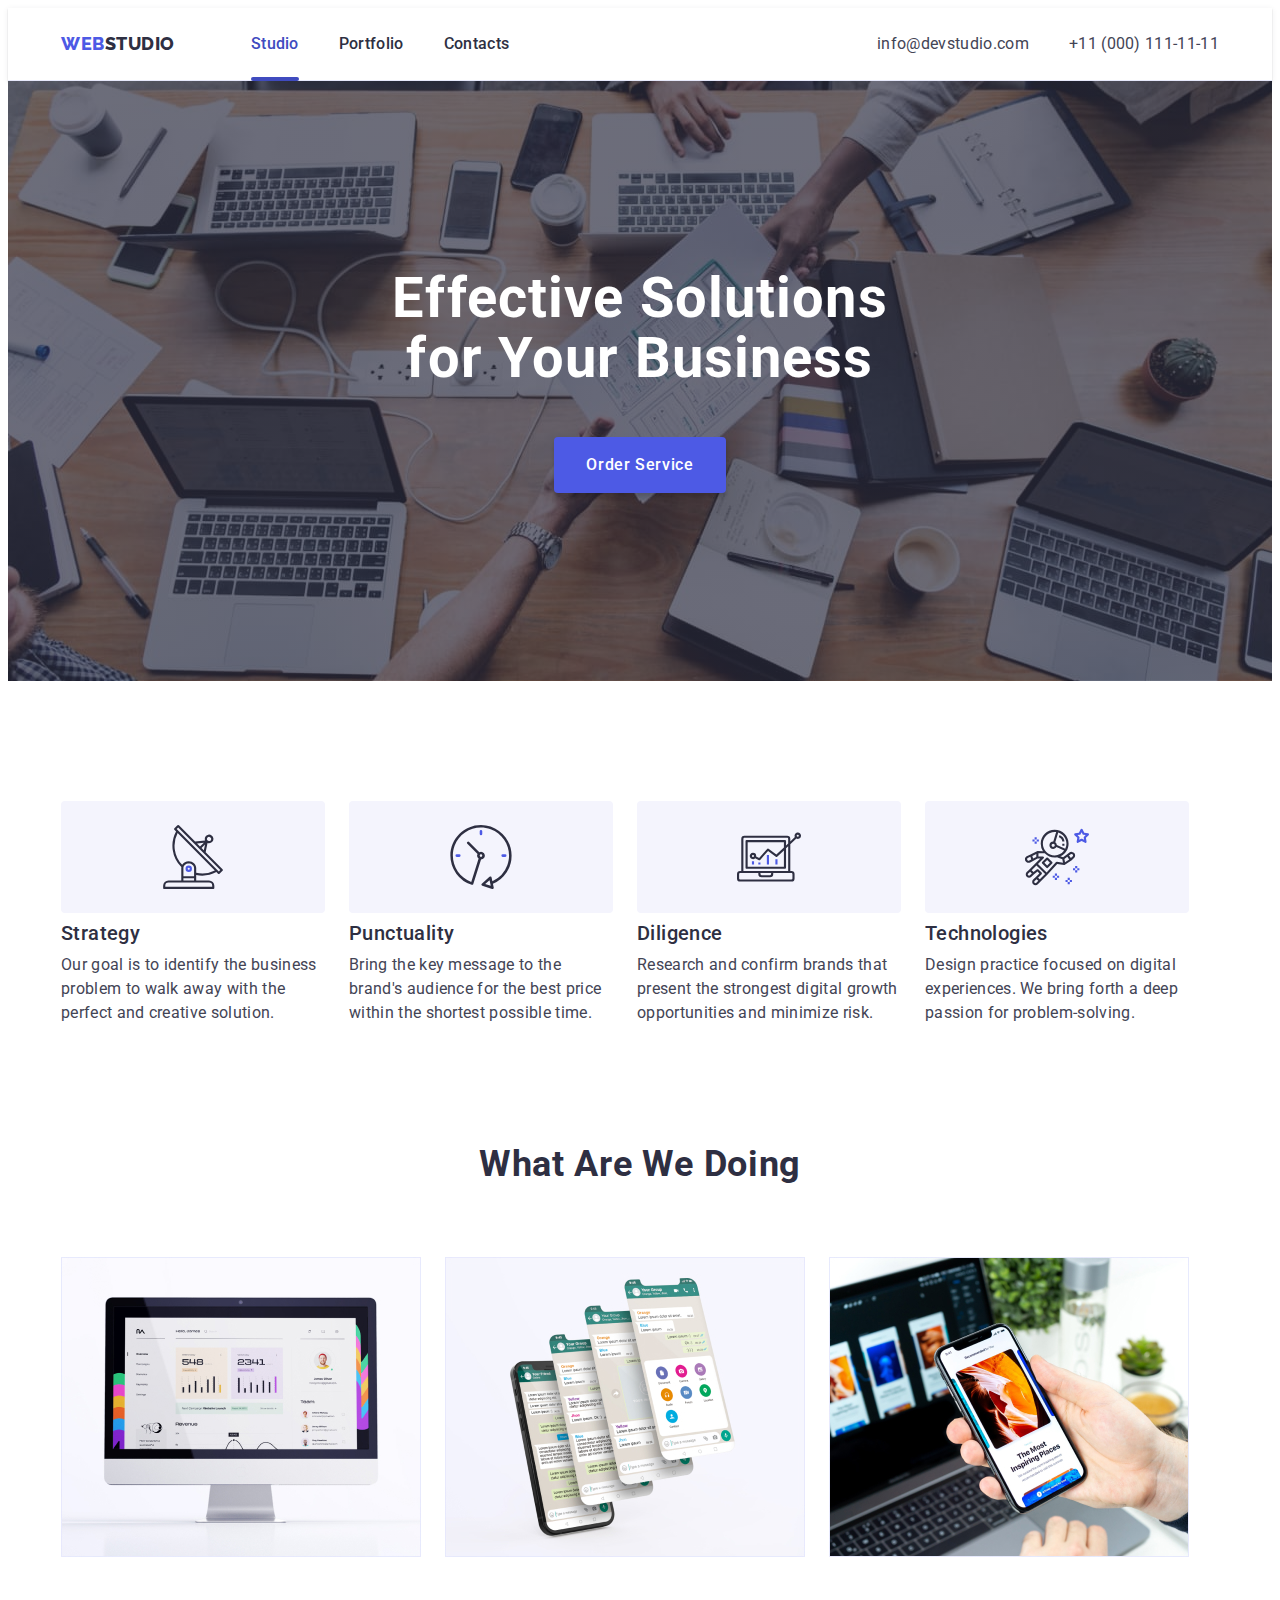
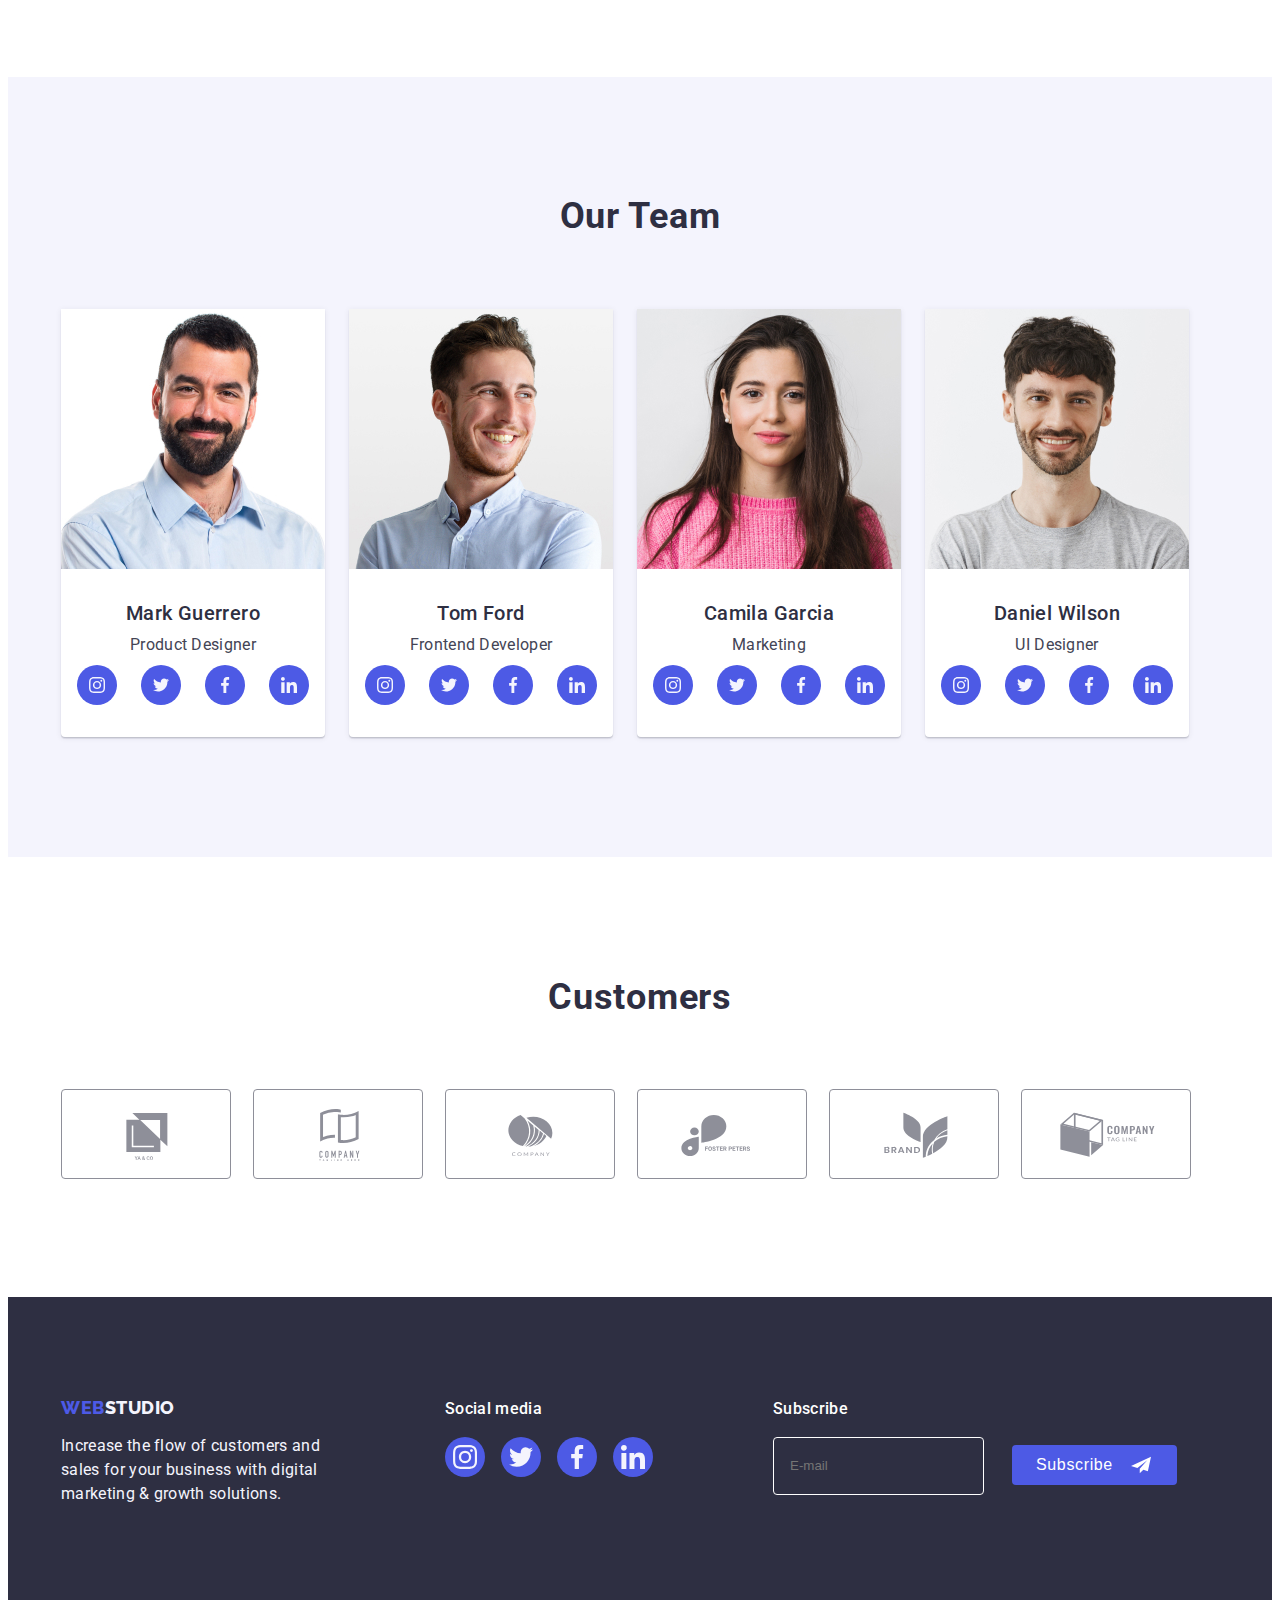
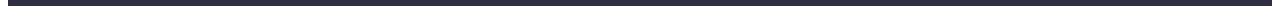
<file: index.html>
<!DOCTYPE html>
<html lang="en">

<head>
  <meta charset="UTF-8" />
  <meta http-equiv="X-UA-Compatible" content="IE=edge" />
  <meta name="viewport" content="width=device-width, initial-scale=1.0" />
  <title>Web Studio</title>
  <link rel="preconnect" href="https://fonts.googleapis.com">
  <link rel="preconnect" href="https://fonts.gstatic.com" crossorigin>
  <link href="https://fonts.googleapis.com/css2?family=Raleway:wght@800&family=Roboto:wght@400;500;700;900&display=swap"
    rel="stylesheet">
  <link rel="stylesheet" href="https://cdnjs.cloudflare.com/ajax/libs/modern-normalize/1.1.0/modern-normalize.min.css"
    integrity="sha512-wpPYUAdjBVSE4KJnH1VR1HeZfpl1ub8YT/NKx4PuQ5NmX2tKuGu6U/JRp5y+Y8XG2tV+wKQpNHVUX03MfMFn9Q=="
    crossorigin="anonymous" referrerpolicy="no-referrer" />
  <link rel="stylesheet" href="./css/styles.css">
</head>

<body>
  <header class="header">
    <!-- Navigation links -->
    <div class="container header-container">
      <nav class="header-navigation">
        <a href="./index.html" class="header-logo-web link">Web<span class="header-logo-studio link">Studio</span></a>
        <ul class="header-list list">
          <li class="header-item"><a class="header-link link active" href="./index.html">Studio</a></li>
          <li class="header-item"><a class="header-link link" href="./portfolio.html">Portfolio</a></li>
          <li class="header-item"><a class="header-link link" href="">Contacts</a></li>
        </ul>
      </nav>
      <!-- Navigation contacts -->
      <address class="header-address">
        <ul class="header-address-list list">
          <li class="header-adress-item"><a class="header-address-link link"
              href="mailto:info@devstudio.com">info@devstudio.com</a></li>
          <li class="header-adress-item"><a class="header-address-link link" href="tel:+110001111111">+11 (000)
              111-11-11</a></li>
        </ul>
      </address>
    </div>
  </header>
  <main class="main-subtitles">
    <!-- section 1 hero -->
    <section class="hero">
      <div class="container">
        <h1 class="hero-title">Effective Solutions for Your Business</h1>
        <button class="hero-button" data-modal-open type="button">Order Service</button>
      </div>
    </section>
    <!-- section 2 feature -->
    <section class="feature">
      <div class="container">
        <h2 hidden class="hidden-header">section2 header</h2>
        <ul class="feature-list list">
          <li>
            <div class="feature-list-icons">
              <svg class="feature-icons" width="64px" height="64px">
                <use href="./images/icons.svg#icon-antenna"></use>
              </svg>
            </div>
            <h3 class="feature-tytle">Strategy</h3>
            <p class="feature-paragraph">
              Our goal is to identify the business problem to walk away with the
              perfect and creative solution.
            </p>
          </li>
          <li>
            <div class="feature-list-icons">
              <svg class="feature-icons" width="64px" height="64px">
                <use href="./images/icons.svg#icon-clock"></use>
              </svg>
            </div>
            <h3 class="feature-tytle">Punctuality</h3>
            <p class="feature-paragraph">
              Bring the key message to the brand's audience for the best price
              within the shortest possible time.
            </p>
          </li>
          <li>
            <div class="feature-list-icons">
              <svg class="feature-icons" width="64px" height="64px">
                <use href="./images/icons.svg#icon-diagram"></use>
              </svg>
            </div>
            <h3 class="feature-tytle">Diligence</h3>
            <p class="feature-paragraph">
              Research and confirm brands that present the strongest digital
              growth opportunities and minimize risk.
            </p>
          </li>
          <li>
            <div class="feature-list-icons">
              <svg class="feature-icons" width="64px" height="64px">
                <use href="./images/icons.svg#icon-astronaut"></use>
              </svg>
            </div>
            <h3 class="feature-tytle">Technologies</h3>
            <p class="feature-paragraph">
              Design practice focused on digital experiences. We bring forth a
              deep passion for problem-solving.
            </p>
          </li>
        </ul>
      </div>
    </section>
    <!-- section 3 products -->
    <section class="products">
      <div class="container">
        <h2 class="products-text">What are we doing</h2>
        <ul class="products-list list">
          <li>
            <img src="./images/image1.jpg" alt="monitor" width="360" height="300" />
          </li>
          <li>
            <img src="./images/image2.jpg" alt="iphone" width="360" height="300" />
          </li>
          <li>
            <img src="./images/image3.jpg" alt="phoneinhand" width="360" height="300" />
          </li>
        </ul>
      </div>
    </section>
    <!-- section 4 team -->
    <section class="team">
      <div class="container">
        <h2 class="team-tytle">Our Team</h2>
        <ul class="team-list list">
          <li class="team-info">
            <img src="./images/image4.jpg" alt="MarkGuerrero" width="264" height="260" />
            <div class="team-wrap">
              <h3 class="team-name">Mark Guerrero</h3>
              <p class="team-job">Product Designer</p>
              <ul class="team-soc-list list">
                <li class="team-soc-item"><a class="team-soc-link link" href>
                    <svg class="team-icons" width="16px" height="16px">
                      <use href="./images/icons.svg#icon-instagram"></use>
                    </svg>
                  </a></li>
                <li class="team-soc-item"><a class="team-soc-link link" href>
                    <svg class="team-icons" width="16px" height="16px">
                      <use href="./images/icons.svg#icon-twitter"></use>
                    </svg>
                  </a></li>
                <li class="team-soc-item"><a class="team-soc-link link" href>
                    <svg class="team-icons" width="16px" height="16px">
                      <use href="./images/icons.svg#icon-facebook"></use>
                    </svg>
                  </a></li>
                <li class="team-soc-item"><a class="team-soc-link link" href>
                    <svg class="team-icons" width="16px" height="16px">
                      <use href="./images/icons.svg#icon-linkedin"></use>
                    </svg>
                  </a></li>
              </ul>
            </div>
          </li>
          <li class="team-info">
            <img src="./images/image5.jpg" alt="TomFord" width="264" height="260" />
            <div class="team-wrap">
              <h3 class="team-name">Tom Ford</h3>
              <p class="team-job">Frontend Developer</p>
              <ul class="team-soc-list list">
                <li class="team-soc-item"><a class="team-soc-link link" href>
                    <svg class="team-icons" width="16px" height="16px">
                      <use href="./images/icons.svg#icon-instagram"></use>
                    </svg>
                  </a></li>
                <li class="team-soc-item"><a class="team-soc-link link" href>
                    <svg class="team-icons" width="16px" height="16px">
                      <use href="./images/icons.svg#icon-twitter"></use>
                    </svg>
                  </a></li>
                <li class="team-soc-item"><a class="team-soc-link link" href>
                    <svg class="team-icons" width="16px" height="16px">
                      <use href="./images/icons.svg#icon-facebook"></use>
                    </svg>
                  </a></li>
                <li class="team-soc-item"><a class="team-soc-link link" href>
                    <svg class="team-icons" width="16px" height="16px">
                      <use href="./images/icons.svg#icon-linkedin"></use>
                    </svg>
                  </a></li>
              </ul>
            </div>
          </li>
          <li class="team-info">
            <img src="./images/image6.jpg" alt="CamilaGarcia" width="264" height="260" />
            <div class="team-wrap">
              <h3 class="team-name">Camila Garcia</h3>
              <p class="team-job">Marketing</p>
              <ul class="team-soc-list list">
                <li class="team-soc-item"><a class="team-soc-link link" href>
                    <svg class="team-icons" width="16px" height="16px">
                      <use href="./images/icons.svg#icon-instagram"></use>
                    </svg>
                  </a></li>
                <li class="team-soc-item"><a class="team-soc-link link" href>
                    <svg class="team-icons" width="16px" height="16px">
                      <use href="./images/icons.svg#icon-twitter"></use>
                    </svg>
                  </a></li>
                <li class="team-soc-item"><a class="team-soc-link link" href>
                    <svg class="team-icons" width="16px" height="16px">
                      <use href="./images/icons.svg#icon-facebook"></use>
                    </svg>
                  </a></li>
                <li class="team-soc-item"><a class="team-soc-link link" href>
                    <svg class="team-icons" width="16px" height="16px">
                      <use href="./images/icons.svg#icon-linkedin"></use>
                    </svg>
                  </a></li>
              </ul>
            </div>
          </li>
          <li class="team-info">
            <img src="./images/image7.jpg" alt="DanielWilson" width="264" height="260" />
            <div class="team-wrap">
              <h3 class="team-name">Daniel Wilson</h3>
              <p class="team-job">UI Designer</p>
              <ul class="team-soc-list list">
                <li class="team-soc-item"><a class="team-soc-link link" href>
                    <svg class="team-icons" width="16px" height="16px">
                      <use href="./images/icons.svg#icon-instagram"></use>
                    </svg>
                  </a></li>
                <li class="team-soc-item"><a class="team-soc-link link" href>
                    <svg class="team-icons" width="16px" height="16px">
                      <use href="./images/icons.svg#icon-twitter"></use>
                    </svg>
                  </a></li>
                <li class="team-soc-item"><a class="team-soc-link link" href>
                    <svg class="team-icons" width="16px" height="16px">
                      <use href="./images/icons.svg#icon-facebook"></use>
                    </svg>
                  </a></li>
                <li class="team-soc-item"><a class="team-soc-link link" href>
                    <svg class="team-icons" width="16px" height="16px">
                      <use href="./images/icons.svg#icon-linkedin"></use>
                    </svg>
                  </a></li>
              </ul>
            </div>
          </li>
        </ul>
      </div>
    </section>
    <!-- section 5 clients -->
    <section class="clients">
      <div class="container">
        <h2 class="clients-tytle">Customers</h2>
        <ul class="clients-list list">
          <li class="clients-item"><a href="" class="clients-link link"> <svg class="clients-icons" width="104px"
                height="56px">
                <use href="./images/icons.svg#icon-logo-1"></use>
              </svg></a>
          </li>
          <li class="clients-item"><a href="" class="clients-link link"> <svg class="clients-icons" width="104px"
                height="56px">
                <use href="./images/icons.svg#icon-logo-2"></use>
              </svg></a>
          </li>
          <li class="clients-item"><a href="" class="clients-link link"> <svg class="clients-icons" width="104px"
                height="56px">
                <use href="./images/icons.svg#icon-logo-3"></use>
              </svg></a>
          </li>
          <li class="clients-item"><a href="" class="clients-link link"> <svg class="clients-icons" width="104px"
                height="56px">
                <use href="./images/icons.svg#icon-logo-4"></use>
              </svg></a>
          </li>
          <li class="clients-item"><a href="" class="clients-link link"> <svg class="clients-icons" width="104px"
                height="56px">
                <use href="./images/icons.svg#icon-logo-5"></use>
              </svg></a>
          </li>
          <li class="clients-item"><a href="" class="clients-link link"> <svg class="clients-icons" width="104px"
                height="56px">
                <use href="./images/icons.svg#icon-logo-6"></use>
              </svg></a>
          </li>
        </ul>
      </div>
    </section>
  </main>
  <!-- footer -->
  <footer class="footer">
    <div class="container footer-container">
      <div class>
        <a href="./index.html" class="footer-logo-web link">Web<span
            class="footer-logo-studio-white link">Studio</span></a>
        <p class="footer-text">
          Increase the flow of customers and sales for your business with digital
          marketing & growth solutions.
        </p>
      </div>
      <div class="footer-soc">
        <h2 class="footer-soc-tytle">Social media</h2>
        <ul class="footer-soc-list list">
          <li class="footer-soc-item"><a class="footer-soc-link link" href>
              <svg class="team-icons" width="24px" height="24px">
                <use href="./images/icons.svg#icon-instagram"></use>
              </svg>
            </a></li>
          <li class="footer-soc-item"><a class="footer-soc-link link" href>
              <svg class="team-icons" width="24px" height="24px">
                <use href="./images/icons.svg#icon-twitter"></use>
              </svg>
            </a></li>
          <li class="footer-soc-item"><a class="footer-soc-link link" href>
              <svg class="team-icons" width="24px" height="24px">
                <use href="./images/icons.svg#icon-facebook"></use>
              </svg>
            </a></li>
          <li class="footer-soc-item"><a class="footer-soc-link link" href>
              <svg class="team-icons" width="24px" height="24px">
                <use href="./images/icons.svg#icon-linkedin"></use>
              </svg>
            </a></li>
        </ul>
      </div>
      <div class="footer-form">
        <h2 class="footer-form-tytle">Subscribe</h2>
        <form class="form-email">
          <input class="form-input" type="text" name="user-email" placeholder="E-mail" required>
          <button class="form-button" type="submit">Subscribe
            <svg class="form-icons-frame" width="24px" height="24px">
              <use href="./images/icons.svg#icon-frame"></use>
            </svg></button>
        </form>
      </div>
    </div>
  </footer>
  <!-- modal window - overlay -->
  <div class="backdrop is-hidden" data-modal>
    <div class="modal">
      <button class="close-button-form" data-modal-close type="button">
        <svg class="icon-closebtn" width="8px" height="8px">
          <use href="./images/icons.svg#icon-closebtn"></use>
        </svg></button>
      <form class="modal-form-window">
        <p class="form-window-tytle">Leave your contacts and we will call you back</p>
        <div class="form-window">
          <label class="form-window-label" for="user-name">Name</label>
          <input class="form-window-input" type="text" name="user-name" id="user-name" required>
          <svg class="form-icons-window" width="18px" height="24px">
            <use href="./images/icons.svg#icon-person"></use>
          </svg>
        </div>
        <div class="form-window">
          <label class="form-window-label" for="user-phone">Phone</label>
          <input class="form-window-input" type="tel" name="user-phone" id="user-phone" required>
          <svg class="form-icons-window" width="18px" height="24px">
            <use href="./images/icons.svg#icon-phone"></use>
          </svg>
        </div>
        <div class="form-window">
          <label class="form-window-label" for="user-email">Email</label>
          <input class="form-window-input" type="email" name="user-email" id="user-email" required>
          <svg class="form-icons-window" width="18px" height="24px">
            <use href="./images/icons.svg#icon-email"></use>
          </svg>
        </div>
        <div class="form-window comment-window">
          <label class="form-window-label" for="comment">Comment</label>
          <textarea class="form-window-comment" id="comment" placeholder="Text input"></textarea>
        </div>
        <input class="form-input-accept visually-hidden" type="checkbox" name="accept" id="accept" required>
        <label class="form-window-label form-accept-text" for="accept">
          <span class="check-vector">
            <svg class="form-check-vector" width="10px" height="8px">
              <use href="./images/icons.svg#icon-vector"></use>
            </svg>
          </span>
          <p>
            I accept the terms and conditions of the
            <a class="privacy-policy" href>Privacy Policy</a>
          </p>
        </label>
        <button class="form-send-btn" type="submit">Send</button>
      </form>
    </div>
  </div>
  <script src="./js/modal.js"></script>
</body>

</html>
</file>
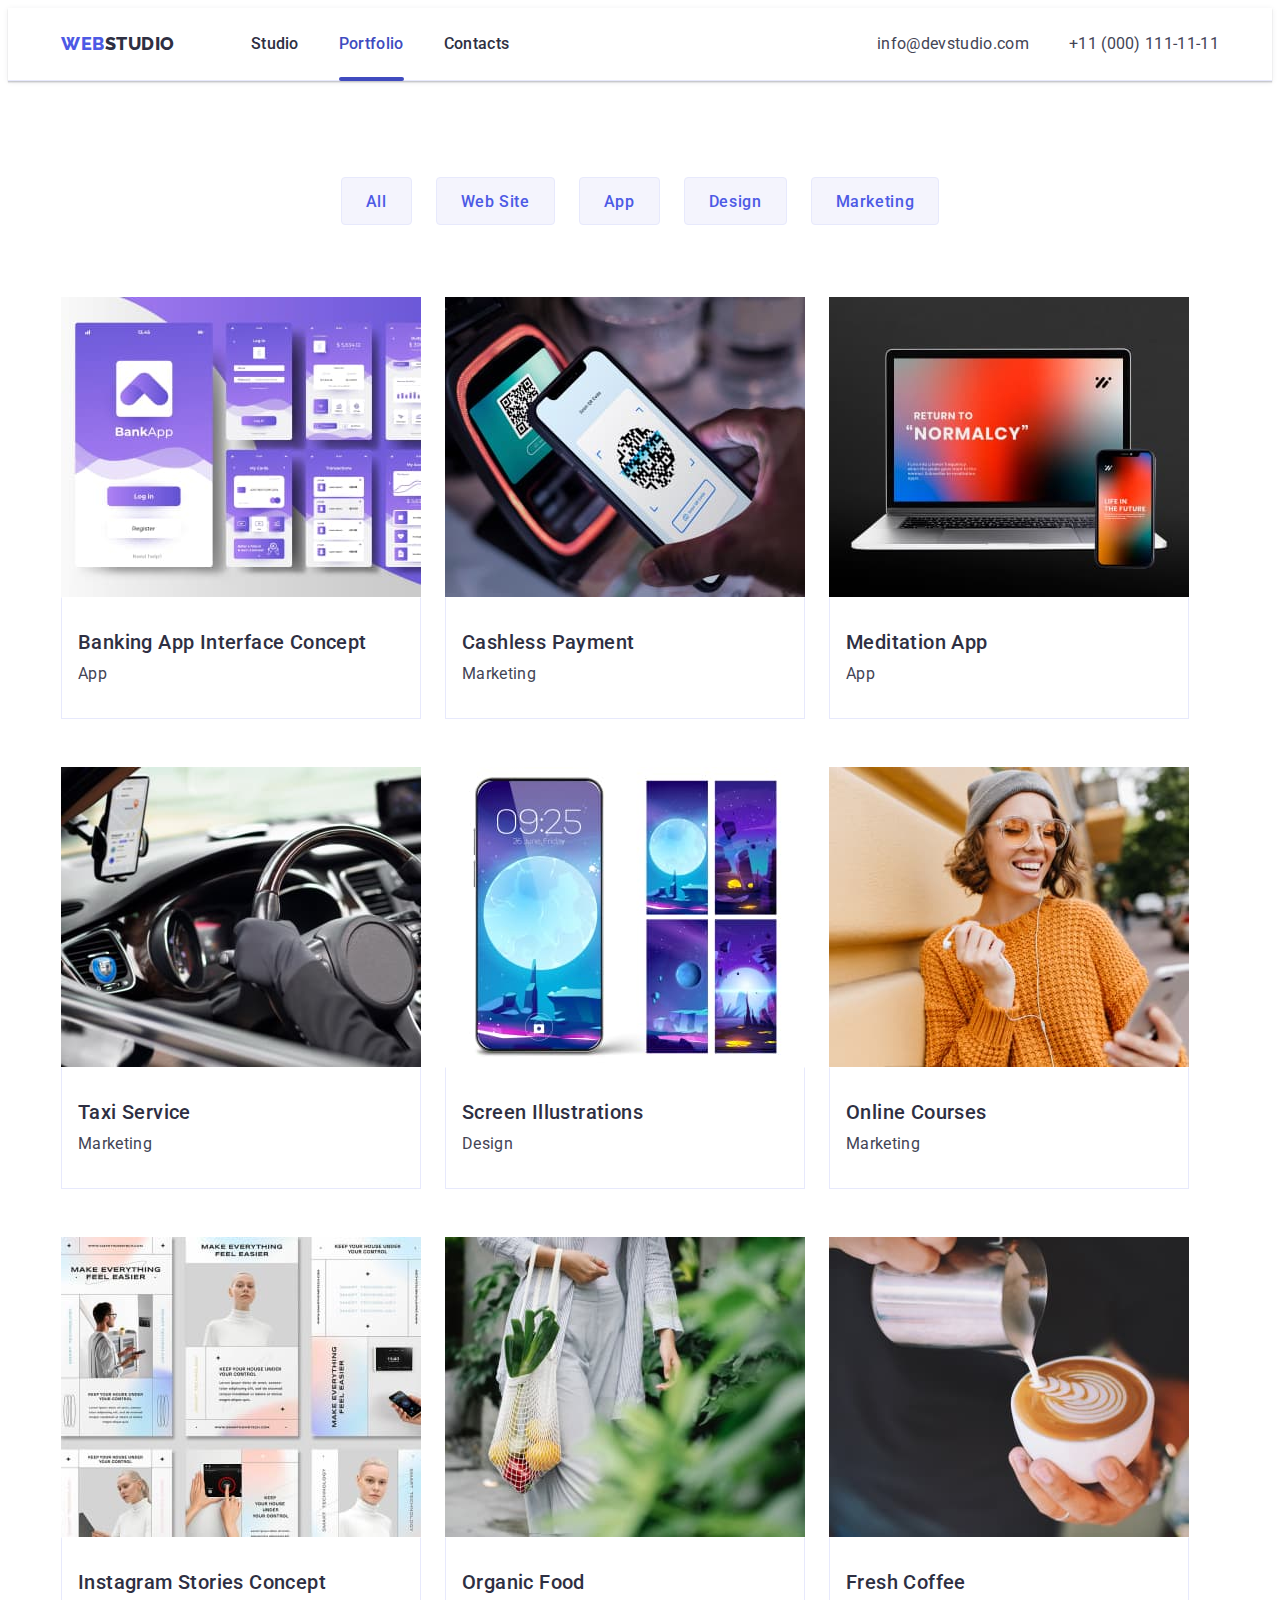
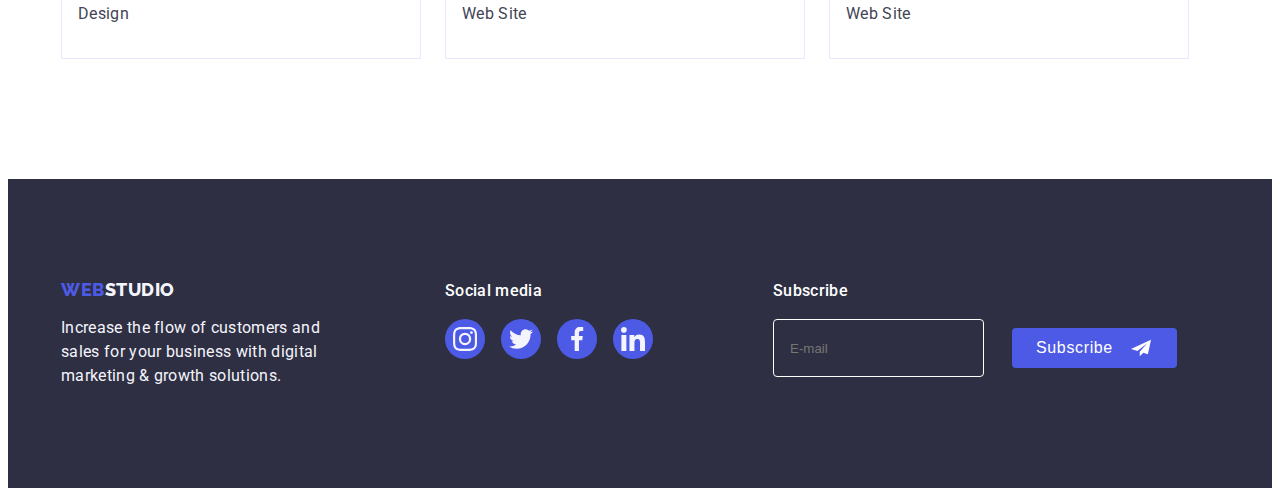
<file: portfolio.html>
<!DOCTYPE html>
<html lang="en">

<head>
  <meta charset="UTF-8" />
  <meta http-equiv="X-UA-Compatible" content="IE=edge" />
  <meta name="viewport" content="width=device-width, initial-scale=1.0" />
  <title>Portfolio</title>
  <link rel="preconnect" href="https://fonts.googleapis.com">
  <link rel="preconnect" href="https://fonts.gstatic.com" crossorigin>
  <link href="https://fonts.googleapis.com/css2?family=Raleway:wght@800&family=Roboto:wght@400;500;700;900&display=swap"
    rel="stylesheet">
  <link rel="stylesheet" href="https://cdnjs.cloudflare.com/ajax/libs/modern-normalize/1.1.0/modern-normalize.min.css"
    integrity="sha512-wpPYUAdjBVSE4KJnH1VR1HeZfpl1ub8YT/NKx4PuQ5NmX2tKuGu6U/JRp5y+Y8XG2tV+wKQpNHVUX03MfMFn9Q=="
    crossorigin="anonymous" referrerpolicy="no-referrer" />
  <link rel="stylesheet" href="./css/styles.css">
</head>

<body>
  <header class="header">
    <!-- Navigation links -->
    <div class="container header-container">
      <nav class="header-navigation">
        <a href="./index.html" class="header-logo-web link">Web<span class="header-logo-studio link">Studio</span></a>
        <ul class="header-list list">
          <li class="header-item"><a class="header-link link" href="./index.html">Studio</a></li>
          <li class="header-item"><a class="header-link link active" href="./portfolio.html">Portfolio</a></li>
          <li class="header-item"><a class="header-link link" href="">Contacts</a></li>
        </ul>
      </nav>
      <!-- Navigation contacts -->
      <address class="header-address">
        <ul class="header-address-list list">
          <li><a class="header-address-link link" href="mailto:info@devstudio.com">info@devstudio.com</a></li>
          <li><a class="header-address-link link" href="tel:+110001111111">+11 (000) 111-11-11</a></li>
        </ul>
      </address>
    </div>
  </header>
  <main class="main-portfolio">
    <!-- filters -->
    <section class="filters">
      <div class="container">
        <h1 hidden>filters</h1>
        <ul class="filters-buttons-list list">
          <li><button type="button" class="filters-button">All</button></li>
          <li><button type="button" class="filters-button">Web Site</button></li>
          <li><button type="button" class="filters-button">App</button></li>
          <li><button type="button" class="filters-button">Design</button></li>
          <li><button type="button" class="filters-button">Marketing</button></li>
        </ul>
        <!-- rows project cards -->
        <!-- row 1 -->
        <ul class="cards list">
          <li class="card">
            <a href="" class="overlay-link link">
              <div class="cards-overlay"><img src="./images/image8.jpg" alt="Banking App" />
                <p class="overlay-text">14 Stylish and User-Friendly App Design Concepts · Task Manager App · Calorie
                  Tracker App · Exotic Fruit Ecommerce App · Cloud Storage App</p>
              </div>
              <div class="card-border">
                <h2 class="card-tytle">Banking App Interface Concept</h2>
                <p class="card-paragraph">App</p>
              </div>
            </a>
          </li>
          <li class="card">
            <a href="" class="overlay-link link">
              <div class="cards-overlay"><img src="./images/image9.jpg" alt="Cashless Payment" />
                <p class="overlay-text">14 Stylish and User-Friendly App Design Concepts · Task Manager App · Calorie
                  Tracker App · Exotic Fruit Ecommerce App · Cloud Storage App</p>
              </div>
              <div class="card-border">
                <h2 class="card-tytle">Cashless Payment</h2>
                <p class="card-paragraph">Marketing</p>
              </div>
            </a>
          </li>
          <li class="card">
            <a href="" class="overlay-link link">
              <div class="cards-overlay"><img src="./images/image10.jpg" alt="Meditation App" />
                <p class="overlay-text">14 Stylish and User-Friendly App Design Concepts · Task Manager App · Calorie
                  Tracker App · Exotic Fruit Ecommerce App · Cloud Storage App</p>
              </div>
              <div class="card-border">
                <h2 class="card-tytle">Meditation App</h2>
                <p class="card-paragraph">App</p>
              </div>
            </a>
          </li>
          <!-- row 2 -->
          <li class="card">
            <a href="" class="overlay-link link">
              <div class="cards-overlay"><img src="./images/image11.jpg" alt="Taxi Service" />
                <p class="overlay-text">14 Stylish and User-Friendly App Design Concepts · Task Manager App · Calorie
                  Tracker App · Exotic Fruit Ecommerce App · Cloud Storage App</p>
              </div>
              <div class="card-border">
                <h2 class="card-tytle">Taxi Service</h2>
                <p class="card-paragraph">Marketing</p>
              </div>
            </a>
          </li>
          <li class="card">
            <a href="" class="overlay-link link">
              <div class="cards-overlay"><img src="./images/image12.jpg" alt="Screen Illustrations" />
                <p class="overlay-text">14 Stylish and User-Friendly App Design Concepts · Task Manager App · Calorie
                  Tracker App · Exotic Fruit Ecommerce App · Cloud Storage App</p>
              </div>
              <div class="card-border">
                <h2 class="card-tytle">Screen Illustrations</h2>
                <p class="card-paragraph">Design</p>
              </div>
            </a>
          </li>
          <li class="card">
            <a href="" class="overlay-link link">
              <div class="cards-overlay"><img src="./images/image13.jpg" alt="Online Courses" />
                <p class="overlay-text">14 Stylish and User-Friendly App Design Concepts · Task Manager App · Calorie
                  Tracker App · Exotic Fruit Ecommerce App · Cloud Storage App</p>
              </div>
              <div class="card-border">
                <h2 class="card-tytle">Online Courses</h2>
                <p class="card-paragraph">Marketing</p>
              </div>
            </a>
          </li>
          <!-- row 3 -->
          <li class="card">
            <a href="" class="overlay-link link">
              <div class="cards-overlay"><img src="./images/image14.jpg" alt="Instagram Stories" />
                <p class="overlay-text">14 Stylish and User-Friendly App Design Concepts · Task Manager App · Calorie
                  Tracker App · Exotic Fruit Ecommerce App · Cloud Storage App</p>
              </div>
              <div class="card-border">
                <h2 class="card-tytle">Instagram Stories Concept</h2>
                <p class="card-paragraph">Design</p>
              </div>
            </a>
          </li>
          <li class="card">
            <a href="" class="overlay-link link">
              <div class="cards-overlay"><img src="./images/image15.jpg" alt="Organic Food" />
                <p class="overlay-text">14 Stylish and User-Friendly App Design Concepts · Task Manager App · Calorie
                  Tracker App · Exotic Fruit Ecommerce App · Cloud Storage App</p>
              </div>
              <div class="card-border">
                <h2 class="card-tytle">Organic Food</h2>
                <p class="card-paragraph">Web Site</p>
              </div>
            </a>
          </li>
          <li class="card">
            <a href="" class="overlay-link link">
              <div class="cards-overlay"><img src="./images/image16.jpg" alt="Fresh Coffee" />
                <p class="overlay-text">14 Stylish and User-Friendly App Design Concepts · Task Manager App · Calorie
                  Tracker App · Exotic Fruit Ecommerce App · Cloud Storage App</p>
              </div>
              <div class="card-border">
                <h2 class="card-tytle">Fresh Coffee</h2>
                <p class="card-paragraph">Web Site</p>
              </div>
            </a>
          </li>
        </ul>
      </div>
    </section>
  </main>
  <!-- footer -->
  <footer class="footer">
    <div class="container footer-container">
      <div class>
        <a href="./index.html" class="footer-logo-web link">Web<span
            class="footer-logo-studio-white link">Studio</span></a>
        <p class="footer-text">
          Increase the flow of customers and sales for your business with digital
          marketing & growth solutions.
        </p>
      </div>
      <div class="footer-soc">
        <h2 class="footer-soc-tytle">Social media</h2>
        <ul class="footer-soc-list list">
          <li class="footer-soc-item"><a class="footer-soc-link link" href>
              <svg class="team-icons" width="24px" height="24px">
                <use href="./images/icons.svg#icon-instagram"></use>
              </svg>
            </a></li>
          <li class="footer-soc-item"><a class="footer-soc-link link" href>
              <svg class="team-icons" width="24px" height="24px">
                <use href="./images/icons.svg#icon-twitter"></use>
              </svg>
            </a></li>
          <li class="footer-soc-item"><a class="footer-soc-link link" href>
              <svg class="team-icons" width="24px" height="24px">
                <use href="./images/icons.svg#icon-facebook"></use>
              </svg>
            </a></li>
          <li class="footer-soc-item"><a class="footer-soc-link link" href>
              <svg class="team-icons" width="24px" height="24px">
                <use href="./images/icons.svg#icon-linkedin"></use>
              </svg>
            </a></li>
        </ul>
      </div>
      <div class="footer-form">
        <h2 class="footer-form-tytle">Subscribe</h2>
        <form class="form-email">
          <input class="form-input" type="text" name="user-email" placeholder="E-mail" required>
          <button class="form-button" type="submit">Subscribe
            <svg class="form-icons-frame" width="24px" height="24px">
              <use href="./images/icons.svg#icon-frame"></use>
            </svg></button>
        </form>
      </div>
    </div>
  </footer>

</body>

</html>
</file>
<file: css/styles.css>
/* _________________PAGE 1 - STUDIO_________________ */

:root {
  --page-background: #ffffff;
  --menu-list: #2e2f42;
  --btn-filters: #f4f4fd;
  --paragraph-filters: #434455;
  --bg-gradient: linear-gradient(rgba(46, 47, 66, 0.7), rgba(46, 47, 66, 0.7));
  --hover-color-link: #404bbf;
  --time-transition-duration: 250ms;
  --transition-timing-function: cubic-bezier(0.4, 0, 0.2, 1);
}

button {
  cursor: pointer;
}

p,
h1,
h2,
h3,
h4,
h5,
h6 {
  margin: 0;
}

ul {
  margin: 0;
  padding-left: 0;
}

body {
  font-family: Roboto, sans-serif;
  color: #434455;
  background-color: var(--page-background);
}

.list {
  list-style: none;
}

.link {
  text-decoration: none;
}

.container {
  width: 1158px;
  padding-left: 15px;
  padding-right: 15px;
  margin: 0 auto;
}
/* _____Navigation links_____ */

.header-container {
  display: flex;
}

.header {
  border-bottom: 1px solid #e7e9fc;
  box-shadow: 0px 2px 1px rgba(46, 47, 66, 0.08),
    0px 1px 1px rgba(46, 47, 66, 0.16), 0px 1px 6px rgba(46, 47, 66, 0.08);
}

.header-navigation {
  display: flex;
  margin-right: auto;
  padding-bottom: 24px;
  padding-top: 24px;
}

.header-logo-web {
  font-family: "Raleway", sans-serif;
  font-weight: 800;
  font-size: 18px;
  line-height: 1.17;
  display: flex;
  align-items: center;
  letter-spacing: 0.03em;
  text-transform: uppercase;
  color: #4d5ae5;
}

.header-logo-studio {
  font-family: "Raleway", sans-serif;
  font-weight: 800;
  font-size: 18px;
  line-height: 1.17;
  display: flex;
  align-items: center;
  letter-spacing: 0.03em;
  text-transform: uppercase;
  color: #2e2f42;
  margin-right: 76px;
}

.header-list {
  display: flex;
  gap: 40px;
}

.header-link {
  font-weight: 500;
  font-size: 16px;
  line-height: 1.5;
  letter-spacing: 0.02em;
  color: var(--menu-list);
  transition: color var(--time-transition-duration)
    var(--transition-timing-function);
}

.header-link:hover,
.header-link:focus {
  color: var(--hover-color-link);
}

.active {
  position: relative;
  color: rgba(64, 75, 191, 1);
}

.active::after {
  content: "";
  display: block;
  position: absolute;
  width: 100%;
  height: 4px;
  top: 43px;
  border-radius: 2px;
  background-color: var(--hover-color-link);
}

/* _____Navigation contacts_____ */
.header-address {
  font-style: normal;
  padding-bottom: 24px;
  padding-top: 24px;
}

.header-address-list {
  display: flex;
  gap: 40px;
}

.header-address-link {
  font-size: 16px;
  line-height: 1.5;
  letter-spacing: 0.02em;
  color: var(--paragraph-filters);
  transition: color var(--time-transition-duration)
    var(--transition-timing-function);
}

.header-address-link:hover {
  color: #404bbf;
}

.header-address-link:focus {
  color: #404bbf;
}

/* _____Section 1 hero_____ */
.hero {
  background: #2e2f42;
  background-image: var(--bg-gradient), url(../images/people-office.jpg);
  background-repeat: no-repeat;
  background-position: center;
  background-size: cover;
  text-align: center;
  max-width: 1440px;
  margin-right: auto;
  margin-left: auto;
  padding-top: 188px;
  padding-bottom: 188px;
}

.hero-title {
  font-size: 56px;
  line-height: 1.07;
  letter-spacing: 0.02em;
  color: #ffffff;
  margin-bottom: 48px;
  width: 496px;
  margin-left: auto;
  margin-right: auto;
}

.hero-button {
  font-family: "Roboto", sans-serif;
  font-weight: 500;
  font-size: 16px;
  letter-spacing: 0.04em;
  color: #ffffff;
  background: #4d5ae5;
  box-shadow: 0px 4px 4px rgba(0, 0, 0, 0.15);
  border-radius: 4px;
  min-width: 169px;
  height: 56px;
  padding: 16px 32px;
  border: none;
  transition-property: color, border, box-shadow, background-color;
  transition-duration: var(--time-transition-duration);
  transition-timing-function: var(--transition-timing-function);
}

.hero-button:hover {
  background-color: #404bbf;
}

.hero-button:focus {
  background-color: #404bbf;
}

/* _____Section 2 feature_____ */
.feature {
  padding-top: 120px;
  padding-bottom: 120px;
}

.feature-list {
  display: flex;
  gap: 24px;
  width: 1128px;
}

.feature-list-icons {
  width: 264px;
  height: 112px;
  border-radius: 4px;
  background-color: #f4f4fd;
  display: flex;
  align-items: center;
  justify-content: center;
  margin-bottom: 8px;
}

.feature-tytle {
  font-weight: 500;
  font-size: 20px;
  line-height: 1.2;
  letter-spacing: 0.02em;
  color: #2e2f42;
  flex: none;
  order: 0;
  flex-grow: 0;
  margin-bottom: 8px;
}

.feature-paragraph {
  font-size: 16px;
  line-height: 1.5;
  letter-spacing: 0.02em;
  color: #434455;
  flex: none;
  order: 1;
  flex-grow: 0;
  width: 264px;
}

/* _____Section 3 products_____ */
.products {
  padding-bottom: 120px;
}

.products-text {
  font-size: 36px;
  line-height: 1.11;
  text-align: center;
  letter-spacing: 0.02em;
  text-transform: capitalize;
  color: #2e2f42;
  text-align: center;
}

.products-list {
  display: flex;
  gap: 24px;
  margin-top: 72px;
}

.team {
  background: #f4f4fd;
  padding-top: 120px;
  padding-bottom: 120px;
}

/* _____Section 4 team_____ */
.team-tytle {
  font-size: 36px;
  line-height: 1.11;
  text-align: center;
  letter-spacing: 0.02em;
  text-transform: capitalize;
  color: #2e2f42;
}

.team-list {
  display: flex;
  margin-top: 72px;
  gap: 24px;
}

.team-info {
  background: #ffffff;
  box-shadow: 0px 1px 6px rgba(46, 47, 66, 0.08),
    0px 1px 1px rgba(46, 47, 66, 0.16), 0px 2px 1px rgba(46, 47, 66, 0.08);
  border-radius: 0px 0px 4px 4px;
  display: block;
  max-width: 100%;
  height: auto;
}

.team-wrap {
  padding-bottom: 32px;
}

.team-name {
  font-weight: 500;
  font-size: 20px;
  line-height: 1.2;
  text-align: center;
  letter-spacing: 0.02em;
  color: #2e2f42;
  padding-top: 32px;
  margin-bottom: 8px;
}

.team-job {
  font-size: 16px;
  line-height: 1.5;
  text-align: center;
  letter-spacing: 0.02em;
  color: #434455;
  margin-bottom: 8px;
}

.team-soc-list {
  display: flex;
  justify-content: center;
  gap: 24px;
}

.team-soc-item {
  width: 40px;
  height: 40px;
}

.team-soc-link {
  width: 100%;
  height: 100%;
  border-radius: 50%;
  background-color: #4d5ae5;
  display: flex;
  align-items: center;
  justify-content: center;
  transition: background-color var(--time-transition-duration)
    var(--transition-timing-function);
}

.team-soc-link:hover {
  background-color: #404bbf;
}

.team-soc-link:focus {
  background-color: #404bbf;
}

.team-icons {
  fill: #f4f4fd;
}

/* _____Section 5 clients_____ */
.clients {
  padding-top: 120px;
  padding-bottom: 120px;
  margin-right: auto;
  margin-left: auto;
}

.clients-tytle {
  font-size: 36px;
  line-height: 40px;
  text-align: center;
  letter-spacing: 0.02em;
  text-transform: capitalize;
  color: #2e2f42;
  margin-bottom: 72px;
}

.clients-list {
  display: flex;
  gap: 24px;
}

.clients-item {
  width: 168px;
  height: 88px;
}

.clients-link {
  width: 100%;
  height: 100%;
  display: flex;
  align-items: center;
  justify-content: center;
  color: #8e8f99;
  border: 1px solid #8e8f99;
  border-radius: 4px;
  transition: color var(--time-transition-duration)
    var(--transition-timing-function);
}

.clients-icons {
  fill: currentColor;
}

.clients-link:hover {
  color: #404bbf;
  border-color: var(--hover-color-link);
}

.clients-link:focus {
  color: #404bbf;
  border-color: var(--hover-color-link);
}

/* _____footer_____ */
.footer {
  background: #2e2f42;
  padding-top: 100px;
  padding-bottom: 100px;
}

.footer-container {
  display: flex;
  gap: 120px;
}

.footer-logo-web {
  font-family: "Raleway", sans-serif;
  font-weight: 800;
  font-size: 18px;
  line-height: 1.17;
  display: flex;
  align-items: center;
  letter-spacing: 0.03em;
  text-transform: uppercase;
  color: #4d5ae5;
}

.footer-logo-studio-white {
  font-family: "Raleway", sans-serif;
  font-weight: 800;
  font-size: 18px;
  line-height: 1.17;
  display: flex;
  align-items: center;
  letter-spacing: 0.03em;
  text-transform: uppercase;
  color: #f4f4fd;
}

.footer-text {
  font-size: 16px;
  line-height: 1.5;
  letter-spacing: 0.02em;
  color: #f4f4fd;
  width: 264px;
  margin-top: 16px;
}

.footer-soc-item {
  width: 40px;
  height: 40px;
}

.footer-soc-list {
  display: flex;
  gap: 16px;
}

.footer-soc-link {
  width: 100%;
  height: 100%;
  border-radius: 50%;
  background: rgba(77, 90, 229, 1);
  display: flex;
  align-items: center;
  justify-content: center;
  transition: background-color var(--time-transition-duration)
    var(--transition-timing-function);
}

.footer-soc-tytle {
  font-weight: 500;
  font-size: 16px;
  line-height: 24px;
  letter-spacing: 0.02em;
  color: #ffffff;
  margin-bottom: 16px;
}

.footer-soc-link:hover {
  background-color: #31d0aa;
}

.footer-soc-link:focus {
  background-color: #31d0aa;
}

.footer-form-tytle {
  font-weight: 500;
  font-size: 16px;
  line-height: 24px;
  letter-spacing: 0.02em;
  color: #ffffff;
  margin-bottom: 16px;
}

.form-input {
  margin-right: 24px;
  background: transparent;
  border: 1px solid;
  border-radius: 4px;
  padding: 8px 16px;
  min-height: 40px;
  outline: none;
  border-color: #ffffff;
  color: var(--color-hover-heading);
  transition: border var(--time-transition-duration)
    var(--transition-timing-function);
}

.form-button {
  display: inline-flex;
  font-weight: 500;
  font-size: 16px;
  line-height: 1.5;
  align-items: center;
  letter-spacing: 0.04em;
  background: #4d5ae5;
  color: #ffffff;
  padding: 8px 24px;
  border: none;
  border-radius: 4px;
  transition-property: color, border, box-shadow, background-color;
    transition-duration: var(--time-transition-duration);
    transition-timing-function: var(--transition-timing-function);
}

.form-button:focus {
  background: rgba(64, 75, 191, 1);
}

.form-button:hover {
  background: rgba(64, 75, 191, 1);
}

.form-icons-frame {
  margin-left: 16px;
  fill: #ffffff;
  width: 24px;
  height: 20px;
}

/* modal window - overlay */
.backdrop {
  position: fixed;
  top: 0;
  width: 100%;
  height: 100%;
  background-color: rgba(46, 47, 66, 0.4);
  transition: opacity 250ms linear, visibility 250ms linear;
}

.modal {
  width: 408px;
  min-height: 576px;
  background: #fcfcfc;
  box-shadow: 0px 1px 1px rgba(0, 0, 0, 0.14), 0px 1px 3px rgba(0, 0, 0, 0.12),
    0px 2px 1px rgba(0, 0, 0, 0.2);
  border-radius: 4px;
  position: absolute;
  top: 50%;
  left: 50%;
  transform: translate(-50%, -50%) scale(1);
  transition: 250ms linear;
  padding: 72px 24px 24px;
}

.backdrop.is-hidden .modal {
  transform: translate(-50%, -50%) scaleY(-0);
}

.close-button-form {
  display: flex;
  justify-content: center;
  align-items: center;
  position: absolute;
  top: 24px;
  right: 24px;
  width: 24px;
  height: 24px;
  background: #e7e9fc;
  border-radius: 50%;
  border: 1px solid rgba(0, 0, 0, 0.1);
  transition-property: color, border, box-shadow, background;
  transition-duration: var(--time-transition-duration);
  transition-timing-function: var(--transition-timing-function);
}

.close-button-form:hover,
.close-button-form:focus {
  background-color: var(--hover-color-link);
}

.close-button-form:hover .icon-closebtn,
.close-button-form:focus .icon-closebtn {
  fill: var(--page-background);
}

.icon-closebtn {
  width: 8px;
  height: 8px;
  fill: var(--menu-list);
}

.is-hidden {
  opacity: 0;
  visibility: hidden;
  pointer-events: none;
}

.form-window-tytle {
  font-weight: 500;
  font-size: 16px;
  line-height: 1.5;
  text-align: center;
  letter-spacing: 0.02em;
  color: var(--background-color-text);
  margin-bottom: 16px;
}

.form-window {
  display: flex;
  flex-direction: column;
  margin-bottom: 8px;
  position: relative;
}

.form-input:focus {
  border-color: rgba(77, 90, 229, 1);
}

.form-window-label {
  margin-bottom: 4px;
  font-weight: 400;
  font-size: 12px;
  line-height: 1.17;
  letter-spacing: 0.01em;
  color: #8e8f99;
}

.form-window-input {
  width: 100%;
  padding: 8px 16px 8px 38px;
  background: transparent;
  border: 1px solid;
  border-radius: 4px;
  border-color: rgba(46, 47, 66, 0.4);
  min-height: 40px;
  outline: none;
  transition: border-color var(--time-transition-duration)
    var(--transition-timing-function);
}

.form-icons-window {
  fill: var(--menu-list);
  width: 18px;
  height: 24px;
  position: absolute;
  top: 26px;
  left: 16px;
  transition: fill var(--time-transition-duration)
    var(--transition-timing-function);
}

.form-window-input:focus {
  border-color: rgba(77, 90, 229, 1);
}

.form-window-input:focus + .form-icons-window {
  fill: rgba(77, 90, 229, 1);
}

.comment-window {
  margin-bottom: 16px;
}

.form-window-comment {
  font-size: 12px;
  line-height: 14px;
  letter-spacing: 0.04em;
  resize: none;
  height: 120px;
  background: transparent;
  border: 1px solid;
  border-radius: 4px;
  border-color: rgba(46, 47, 66, 0.4);
  padding: 8px 16px;
  min-height: 40px;
  outline: none;
  transition: border-color var(--time-transition-duration)
    var(--transition-timing-function);
}

.form-window-comment::placeholder {
  color: rgba(46, 47, 66, 0.4);
}

.form-window-comment:focus {
  border-color: rgba(77, 90, 229, 1);
}

.visually-hidden {
  position: absolute;
  width: 1px;
  height: 1px;
  margin: -1px;
  border: 0;
  padding: 0;
  white-space: nowrap;
  clip-path: inset(100%);
  clip: rect(0 0 0 0);
  overflow: hidden;
}

.form-accept-text {
  font-size: 12px;
  line-height: 14px;
  letter-spacing: 0.04em;
  color: #8e8f99;
  display: flex;
  align-items: center;
  margin-bottom: 24px;
}

.form-accept-text span {
  width: 16px;
  height: 16px;
  border: 1px solid rgba(46, 47, 66, 0.4);
  border-radius: 2px;
  margin-right: 8px;
  display: flex;
  align-items: center;
  justify-content: center;
  fill: transparent;
  transition-duration: var(--time-transition-duration);
  transition-timing-function: var(--transition-timing-function);
}

.form-input-accept:checked + .form-accept-text span {
  background-color: #404bbf;
  border: none;
  fill: #f4f4fd;
}

.form-input-accept:focus + .form-accept-text span {
  border-color: rgba(77, 90, 229, 1);
}

.privacy-policy {
  color: #4D5AE5;
}

.form-send-btn {
  font-weight: 500;
  font-size: 16px;
  line-height: 24px;
  letter-spacing: 0.04em;
  color: #ffffff;
  padding: 16px 32px;
  min-width: 169px;
  height: 56px;
  background: #4d5ae5;
  box-shadow: 0px 4px 4px rgba(0, 0, 0, 0.15);
  border-radius: 4px;
  border: none;
  display: block;
  margin: 0 auto;
  transition-property: color, border, box-shadow, background-color;
  transition-duration: var(--time-transition-duration);
  transition-timing-function: var(--transition-timing-function);
}

.form-send-btn:focus {
  background: rgba(64, 75, 191, 1);
}

.form-send-btn:hover {
  background: rgba(64, 75, 191, 1);
}

/* _________________PAGE 2 - PORTFOLIO_________________ */
/* _____Navigation links (page 1)_____ */
/* _____Navigation contacts (page 1)_____ */
/* _____filters_____ */
.filters {
  text-align: center;
  padding-bottom: 120px;
  padding-top: 96px;
}

.filters-buttons-list {
  display: flex;
  flex-direction: row;
  align-items: flex-start;
  gap: 24px;
  justify-content: center;
  margin-bottom: 72px;
}

.filters-button {
  font-family: "Roboto", sans-serif;
  font-weight: 500;
  font-size: 16px;
  line-height: 1.5;
  display: inline-block;
  align-items: center;
  text-align: center;
  letter-spacing: 0.04em;
  color: #4d5ae5;
  background-color: var(--btn-filters);
  border-radius: 4px;
  border: 1px solid #e7e9fc;
  height: 48px;
  padding: 12px 24px;
  transition-property: color, border, box-shadow, background-color;
  transition-duration: var(--time-transition-duration);
  transition-timing-function: var(--transition-timing-function);
}

.filters-button:hover {
  color: var(--page-background);
  background-color: var(--hover-color-link);
  box-shadow: 0px 3px 1px rgba(0, 0, 0, 0.1), 0px 2px 1px rgba(0, 0, 0, 0.08),
    0px 2px 2px rgba(0, 0, 0, 0.12);
  border-color: transparent;
}

.filters-button:focus {
  color: #ffffff;
  background-color: #404bbf;
  box-shadow: 0px 3px 1px rgba(0, 0, 0, 0.1), 0px 2px 1px rgba(0, 0, 0, 0.08),
    0px 2px 2px rgba(0, 0, 0, 0.12);
  border: transparent;
}

/* _____rows project cards_____ */
img {
  display: block;
  width: 100%;
}

.cards {
  display: flex;
  flex-wrap: wrap;
  gap: 48px 24px;
}

.cards-overlay {
  position: relative;
  overflow: hidden;
}

.overlay-link {
  display: block;
  transition-duration: var(--time-transition-duration);
  transition-timing-function: var(--transition-timing-function);
}

.overlay-text {
  position: absolute;
  top: 0;
  font-size: 16px;
  line-height: 24px;
  letter-spacing: 0.02em;
  color: #f4f4fd;
  background-color: #4d5ae5;
  padding: 40px 32px;
  height: 100%;
  transform: translateY(100%);
  transition: transform var(--time-transition-duration)
    var(--transition-timing-function);
}

.card:hover,
.card:focus {
  box-shadow: 0px 1px 6px rgba(46, 47, 66, 0.08),
    0px 1px 1px rgba(46, 47, 66, 0.16), 0px 2px 1px rgba(46, 47, 66, 0.08);
}

.overlay-link:hover .overlay-text {
  transform: translate(0);
  transition: transform 250ms linear;
}

.card-border {
  background: #ffffff;
  border: 1px solid #e7e9fc;
  border-top: 1px solid transparent;
}

.card-tytle {
  font-weight: 500;
  font-size: 20px;
  line-height: 1.2;
  letter-spacing: 0.02em;
  color: var(--menu-list);
  margin-top: 32px;
  padding: 0px 16px 8px;
  display: flex;
  justify-content: flex-start;
}

.card-paragraph {
  font-size: 16px;
  line-height: 1.5;
  letter-spacing: 0.02em;
  color: var(--paragraph-filters);
  padding: 0px 16px 32px;
  display: flex;
  justify-content: flex-start;
}
/* _____footer (page 1)_____ */
</file>
